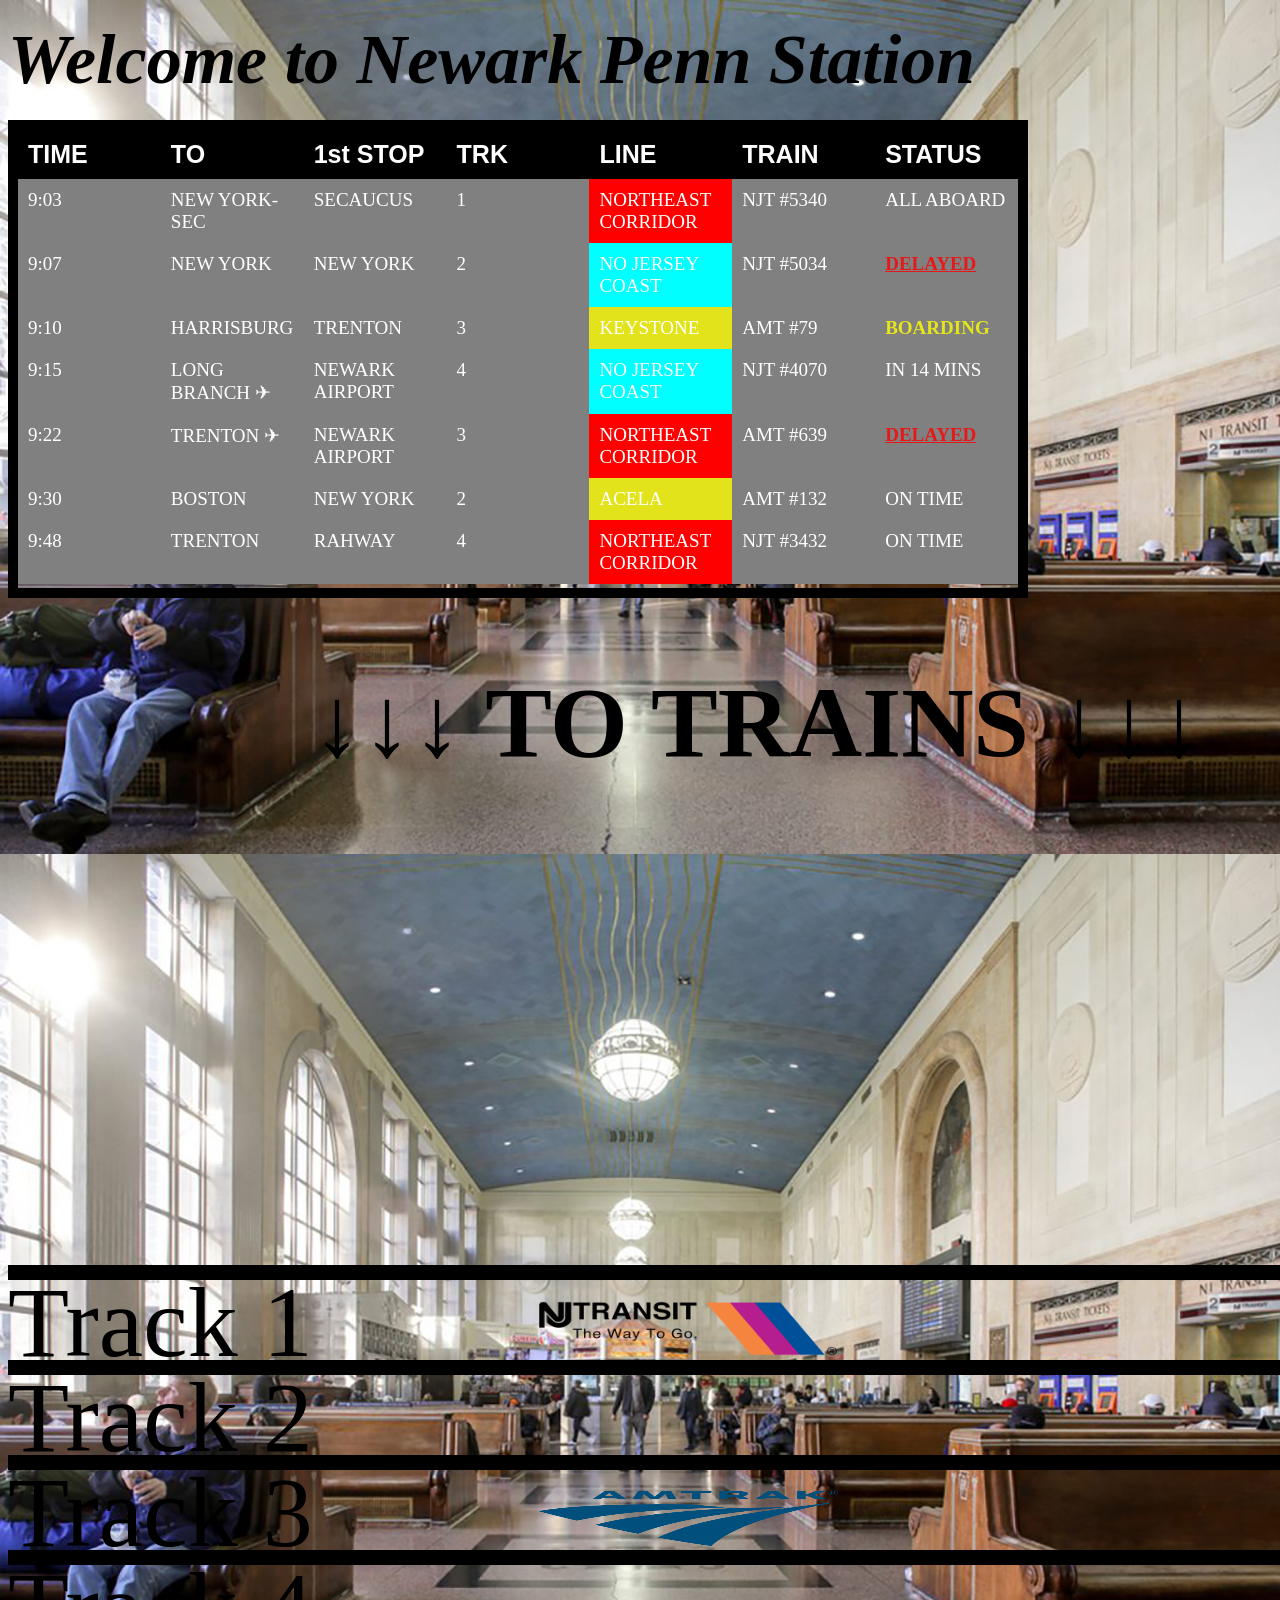
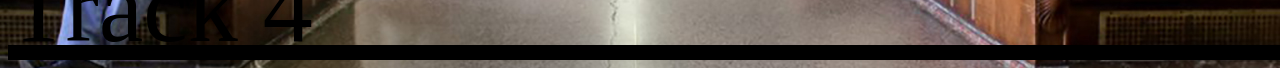
<file: bigwebsite/index.html>
<!DOCTYPE html>
<html lang="en">
<head>
  <meta charset="UTF-8">
  <title>Newark Penn Station</title>
  <meta name="viewport" content="width=device-width,initial-scale=1">
  <link rel="stylesheet" href="css/style.css">
</head>
<body>
    <h1 id="heading">Welcome to Newark Penn Station</h1>

     <div id="departure-screen">
        <div class="departures">
            <div class="cell">TIME</div>
            <div class="cell">TO</div>
            <div class="cell">1st STOP</div>
            <div class="cell">TRK</div>
            <div class="cell">LINE</div>
            <div class="cell">TRAIN</div>
            <div class="cell">STATUS</div>
        </div>

        <div class="row">
            <div class="cell">9:03</div>
            <div class="cell">NEW YORK-SEC</div>
            <div class="cell">SECAUCUS</div>
            <div class="cell">1</div>
            <div class="cell nec">NORTHEAST CORRIDOR</div>
            <div class="cell">NJT #5340</div>
            <div class="cell">ALL ABOARD</div>
        </div>

        <div class="row">
            <div class="cell">9:07</div>
            <div class="cell">NEW YORK</div>
            <div class="cell">NEW YORK</div>
            <div class="cell">2</div>
            <div class="cell njcl">NO JERSEY COAST</div>
            <div class="cell">NJT #5034</div>
            <div class="cell delayed">DELAYED</div>
        </div>

        <div class="row">
            <div class="cell">9:10</div>
            <div class="cell">HARRISBURG</div>
            <div class="cell">TRENTON</div>
            <div class="cell">3</div>
            <div class="cell amt">KEYSTONE</div>
            <div class="cell">AMT #79</div>
            <div class="cell boarding">BOARDING</div>
        </div>

        <div class="row">
            <div class="cell">9:15</div>
            <div class="cell">LONG BRANCH ✈︎</div>
            <div class="cell">NEWARK AIRPORT</div>
            <div class="cell">4</div>
            <div class="cell njcl">NO JERSEY COAST</div>
            <div class="cell">NJT #4070</div>
            <div class="cell">IN 14 MINS</div>
        </div>

        <div class="row">
            <div class="cell">9:22</div>
            <div class="cell">TRENTON ✈︎</div>
            <div class="cell">NEWARK AIRPORT</div>
            <div class="cell">3</div>
            <div class="cell nec">NORTHEAST CORRIDOR</div>
            <div class="cell">AMT #639</div>
            <div class="cell delayed">DELAYED</div>
        </div>

        <div class="row">
            <div class="cell">9:30</div>
            <div class="cell">BOSTON</div>
            <div class="cell">NEW YORK</div>
            <div class="cell">2</div>
            <div class="cell amt">ACELA</div>
            <div class="cell">AMT #132</div>
            <div class="cell">ON TIME</div>
        </div>

         <div class="row">
            <div class="cell">9:48</div>
            <div class="cell">TRENTON</div>
            <div class="cell">RAHWAY</div>
            <div class="cell">4</div>
            <div class="cell nec">NORTHEAST CORRIDOR</div>
            <div class="cell">NJT #3432</div>
            <div class="cell">ON TIME</div>
        </div>
  </div>
    <div id="toTrains">
        <h1>↓↓↓&nbsp;TO TRAINS&nbsp;↓↓↓</h1>
    </div>
    <div id="train-tracks">
        <div class="track"><span class="track-label">Track 1
            <img src="image.png" alt="NJT Logo" class="train-icon"/>
        </span></div>
        <div class="track"><span class="track-label">Track 2</span></div>
        <div class="track"><span class="track-label">Track 3
            <img src="image2.png" alt="Amtrak Logo" class="train-icon"/>
        </span></div>
        <div class="track"><span class="track-label">Track 4</span></div>
        <div class="track"></div>
    </div>
</body>
</html>
</file>
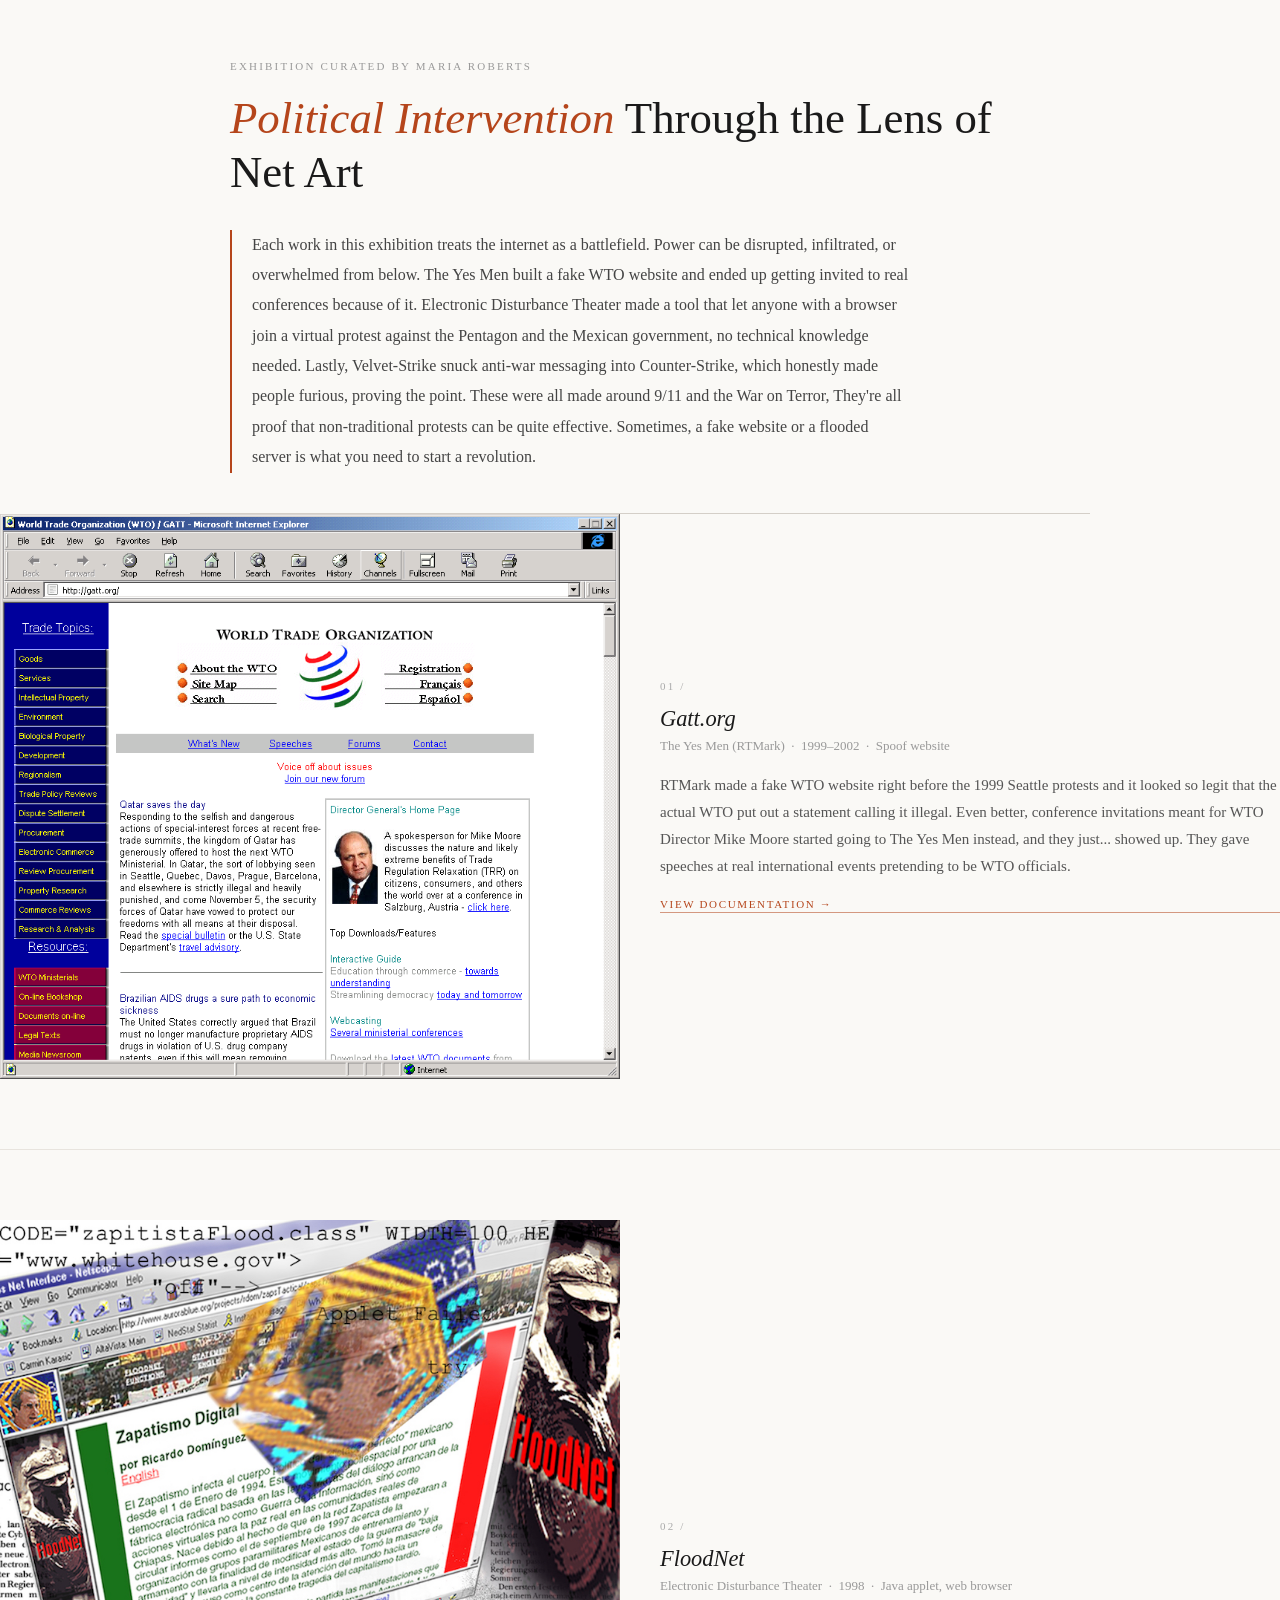
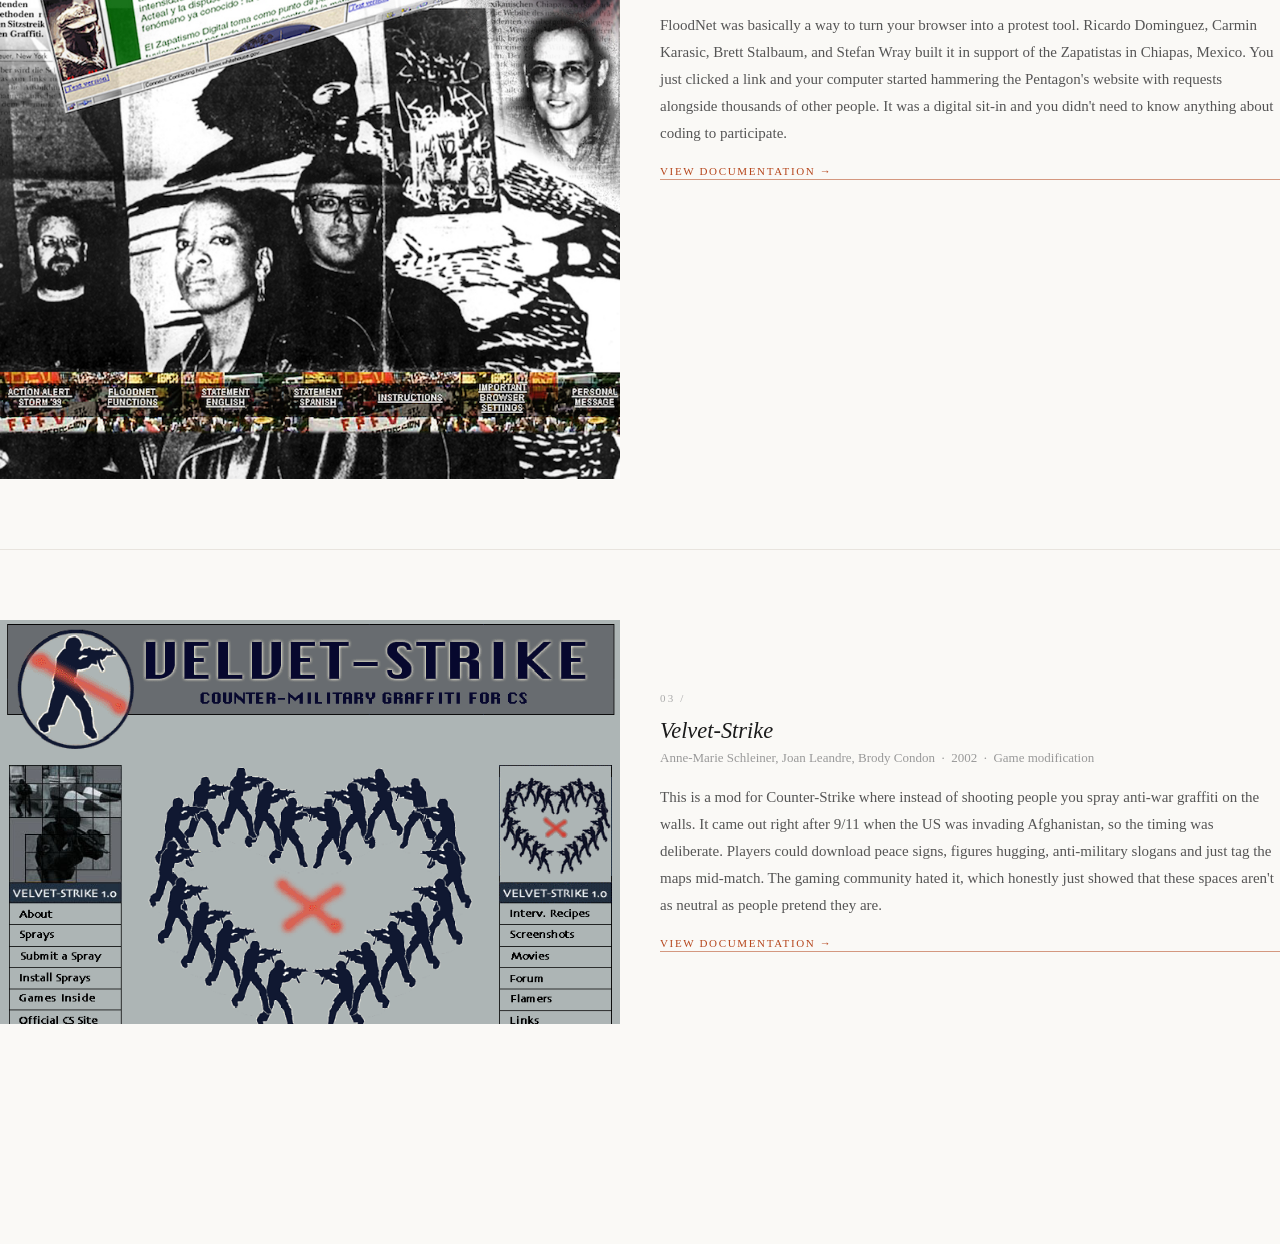
<file: exhibition/index.html>
<!DOCTYPE html>
<html lang="en">
<head>
    <meta charset="UTF-8">
    <meta name="viewport" content="width=device-width, initial-scale=1.0">
    <title>Political Intervention Through the Lens of Net Art</title>
    <link rel="stylesheet" href="css/style.css">
</head>
<body>

    <header>
    <p class="curated-by">Exhibition curated by Maria Roberts</p>
    <h1><span class="accent">Political Intervention</span> Through the Lens of Net Art</h1>
    <p class="curatorial-text">Each work in this exhibition treats the internet as a battlefield. Power can be disrupted, infiltrated, or overwhelmed from below. The Yes Men built a fake WTO website and ended up getting invited to real conferences because of it. Electronic Disturbance Theater made a tool that let anyone with a browser join a virtual protest against the Pentagon and the Mexican government, no technical knowledge needed. Lastly, Velvet-Strike snuck anti-war messaging into Counter-Strike, which honestly made people furious, proving the point. These were all made around 9/11 and the War on Terror, They're all proof that non-traditional protests can be quite effective. Sometimes, a fake website or a flooded server is what you need to start a revolution.</p>
    </header>

    <!-- Artwork 1 -->
    <div class="artwork">
        <img src="img/gatt.png" alt="Gatt.org by The Yes Men">
        <div class="artwork-info">
            <p class="artwork-number">01 /</p>
            <h2>Gatt.org</h2>
            <p class="artwork-meta">The Yes Men (RTMark) &nbsp;&middot;&nbsp; 1999–2002 &nbsp;&middot;&nbsp; Spoof website</p>
            <p class="artwork-description"> RTMark made a fake WTO website right before the 1999 Seattle protests and it looked so legit that the actual WTO put out a statement calling it illegal. Even better, conference invitations meant for WTO Director Mike Moore started going to The Yes Men instead, and they just... showed up. They gave speeches at real international events pretending to be WTO officials.</p>
            <a href="https://anthology.rhizome.org/gatt-org" target="_blank">View documentation &rarr;</a>
        </div>
    </div>

    <!-- Artwork 2 -->
    <div class="artwork">
        <img src="img/floodnet.jpg" alt="FloodNet by Electronic Disturbance Theater">
        <div class="artwork-info">
        <p class="artwork-number">02 /</p>
        <h2>FloodNet</h2>
        <p class="artwork-meta">Electronic Disturbance Theater &nbsp;&middot;&nbsp; 1998 &nbsp;&middot;&nbsp; Java applet, web browser</p>
        <p class="artwork-description">FloodNet was basically a way to turn your browser into a protest tool. Ricardo Dominguez, Carmin Karasic, Brett Stalbaum, and Stefan Wray built it in support of the Zapatistas in Chiapas, Mexico. You just clicked a link and your computer started hammering the Pentagon's website with requests alongside thousands of other people. It was a digital sit-in and you didn't need to know anything about coding to participate.</p>
        <a href="https://anthology.rhizome.org/floodnet" target="_blank">View documentation &rarr;</a>
        </div>
    </div>

    <!-- Artwork 3 -->
    <div class="artwork">
    <img src="img/velvetstrike.png" alt="Velvet-Strike by Anne-Marie Schleiner, Joan Leandre, Brody Condon">
        <div class="artwork-info">
        <p class="artwork-number">03 /</p>
        <h2>Velvet-Strike</h2>
        <p class="artwork-meta">Anne-Marie Schleiner, Joan Leandre, Brody Condon &nbsp;&middot;&nbsp; 2002 &nbsp;&middot;&nbsp; Game modification</p>
        <p class="artwork-description">This is a mod for Counter-Strike where instead of shooting people you spray anti-war graffiti on the walls. It came out right after 9/11 when the US was invading Afghanistan, so the timing was deliberate. Players could download peace signs, figures hugging, anti-military slogans and just tag the maps mid-match. The gaming community hated it, which honestly just showed that these spaces aren't as neutral as people pretend they are.</p>
        <a href="https://anthology.rhizome.org/velvet-strike" target="_blank">View documentation &rarr;</a>
    </div>
    </div>
</body>
</html>
</file>
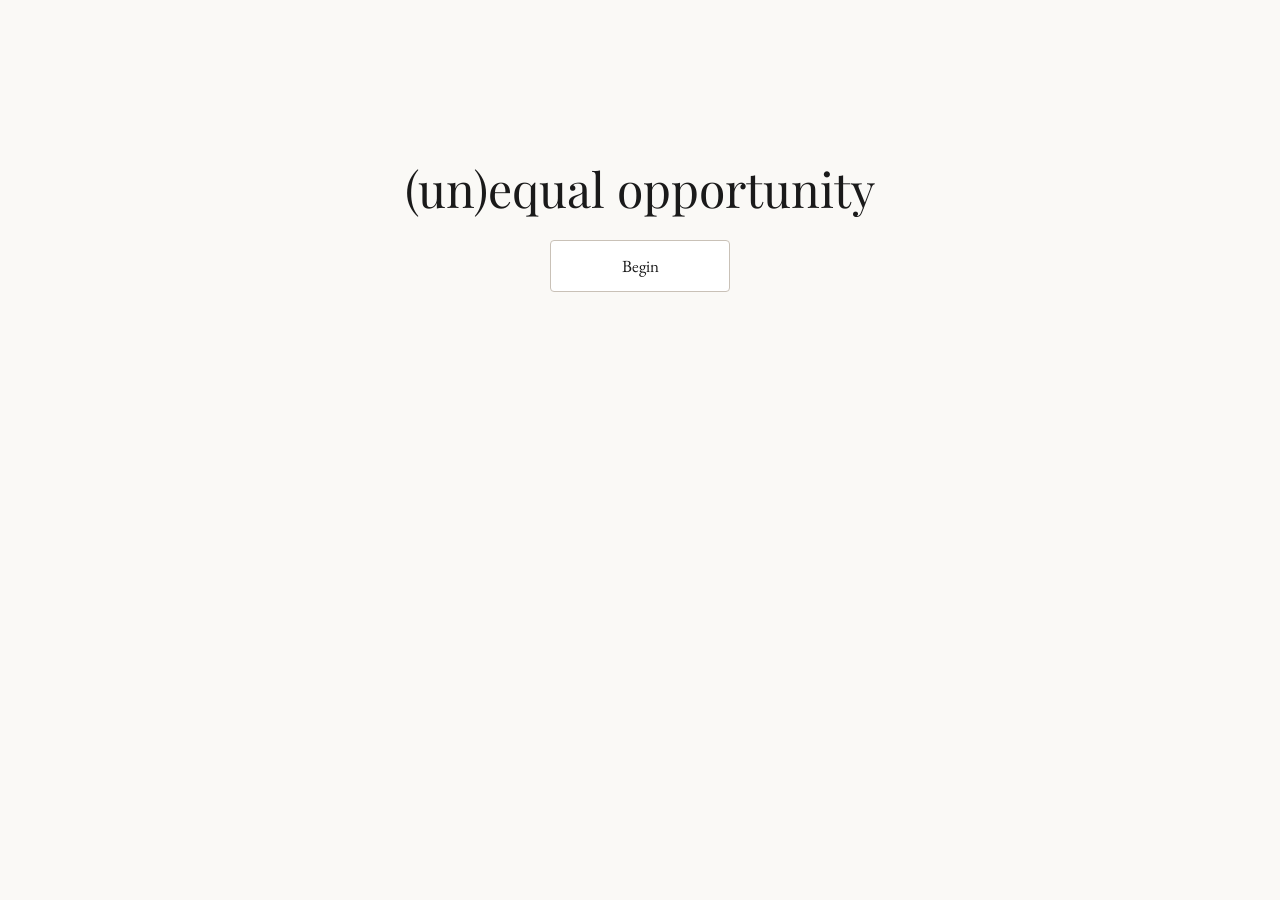
<file: hypertext/index.html>
<!DOCTYPE html>
<html lang="en">
<head>
  <meta charset="UTF-8">
  <meta name="viewport" content="width=device-width, initial-scale=1.0">
  <title>(un)equal opportunity</title>

  <link rel="preconnect" href="https://fonts.googleapis.com">
  <link rel="preconnect" href="https://fonts.gstatic.com" crossorigin>
  <link href="https://fonts.googleapis.com/css2?family=EB+Garamond:wght@400;500&family=Playfair+Display:wght@400;500&display=swap" rel="stylesheet">
  <link rel="stylesheet" href="style.css">
</head>

<body>
  <main>
    <section id="intro">
      <h1>(un)equal opportunity</h1>

      <button id="start-button" type="button">Begin</button>
    </section>

    <header id="top-section" hidden>
      <h1>(un)equal opportunity</h1>

      <div id="status-bar">
        <span>Resources:</span>
        <span id="resources">Unknown</span>
      </div>

      <div
        id="progress-container"
        role="progressbar"
        aria-label="Story progress"
        aria-valuemin="0"
        aria-valuemax="100"
        aria-valuenow="0"
      >
        <div id="progress"></div>
      </div>
    </header>

    <section id="story"></section>
  </main>

  <script src="script.js"></script>
</body>
</html>
</file>
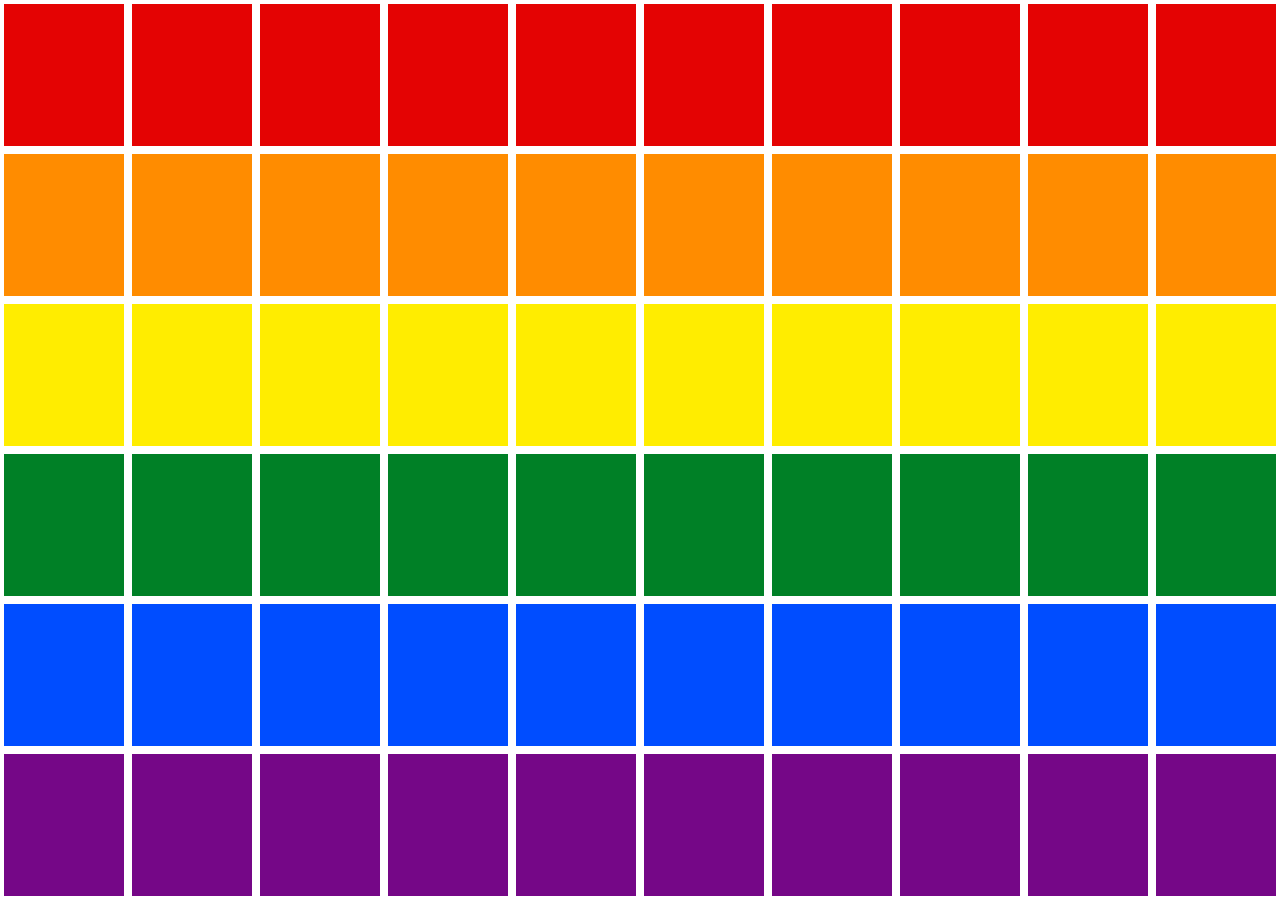
<file: quilt/index.html>
<!DOCTYPE html>
<html lang="en">
<head>
  <meta charset="UTF-8">
  <title>Pride Quilt</title>
  <link rel="stylesheet" href="css/style.css">
</head>
<body>

<div class="grid">

  <div class="red"></div><div class="red"></div><div class="red"></div><div class="red"></div><div class="red"></div>
  <div class="red"></div><div class="red"></div><div class="red"></div><div class="red"></div><div class="red"></div>

  <div class="orange"></div><div class="orange"></div><div class="orange"></div><div class="orange"></div><div class="orange"></div>
  <div class="orange"></div><div class="orange"></div><div class="orange"></div><div class="orange"></div><div class="orange"></div>

  <div class="yellow"></div><div class="yellow"></div><div class="yellow"></div><div class="yellow"></div><div class="yellow"></div>
  <div class="yellow"></div><div class="yellow"></div><div class="yellow"></div><div class="yellow"></div><div class="yellow"></div>

  <div class="green"></div><div class="green"></div><div class="green"></div><div class="green"></div><div class="green"></div>
  <div class="green"></div><div class="green"></div><div class="green"></div><div class="green"></div><div class="green"></div>

  <div class="blue"></div><div class="blue"></div><div class="blue"></div><div class="blue"></div><div class="blue"></div>
  <div class="blue"></div><div class="blue"></div><div class="blue"></div><div class="blue"></div><div class="blue"></div>

  <div class="purple"></div><div class="purple"></div><div class="purple"></div><div class="purple"></div><div class="purple"></div>
  <div class="purple"></div><div class="purple"></div><div class="purple"></div><div class="purple"></div><div class="purple"></div>

</div>

</body>
</html>
</file>
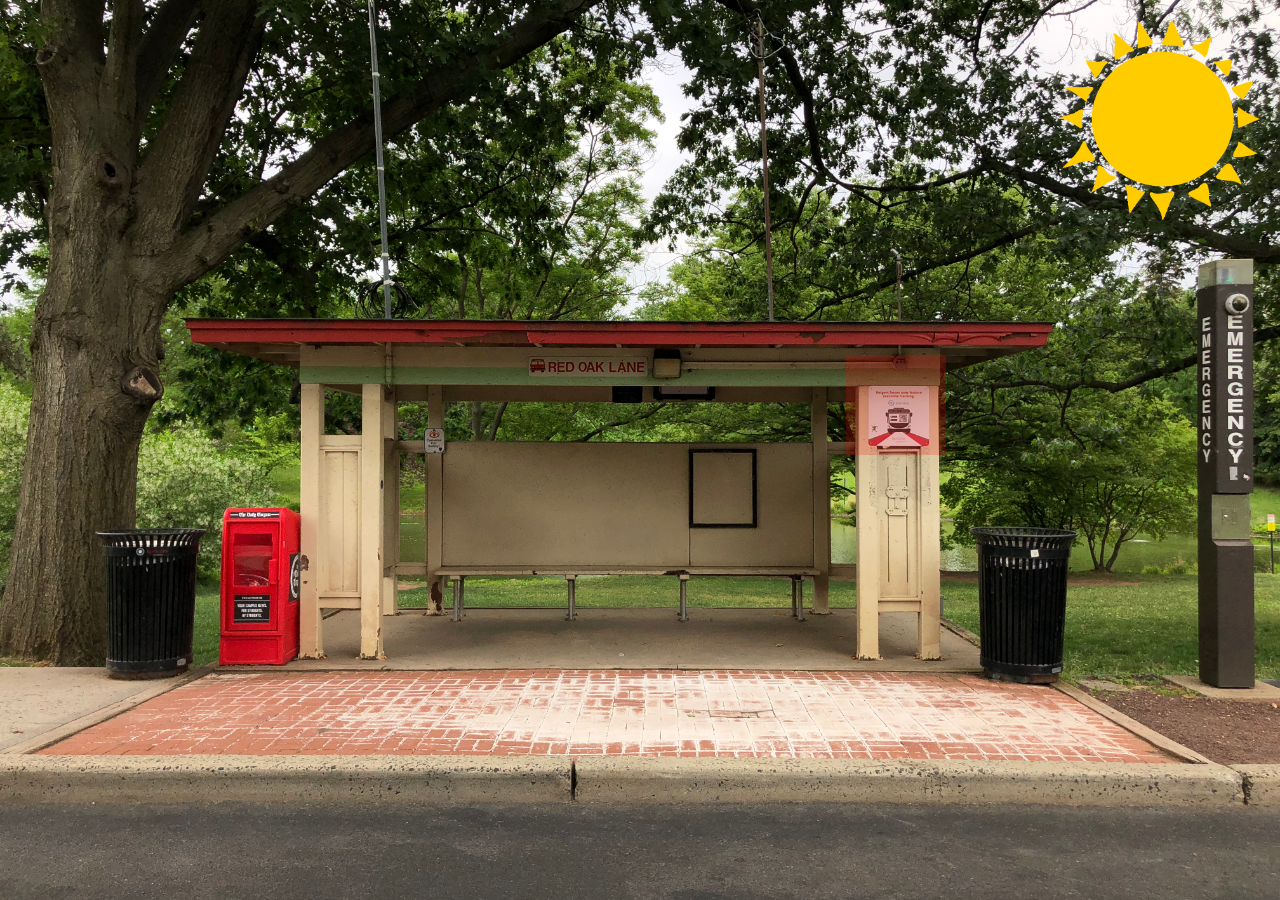
<file: screensaver/index.html>
<!DOCTYPE html>
<html lang="en">
<head>
    <meta charset="UTF-8">
    <title>Rutgers Bus Stop</title>
    <link rel="stylesheet" href="css/style.css">
</head>
<body>

    <img src="sun.png" class="sun" alt="Sun">
    <div class="student"></div>
    <img src="bus.png" class="bus" alt="Bus">

</body>
</html>
</file>
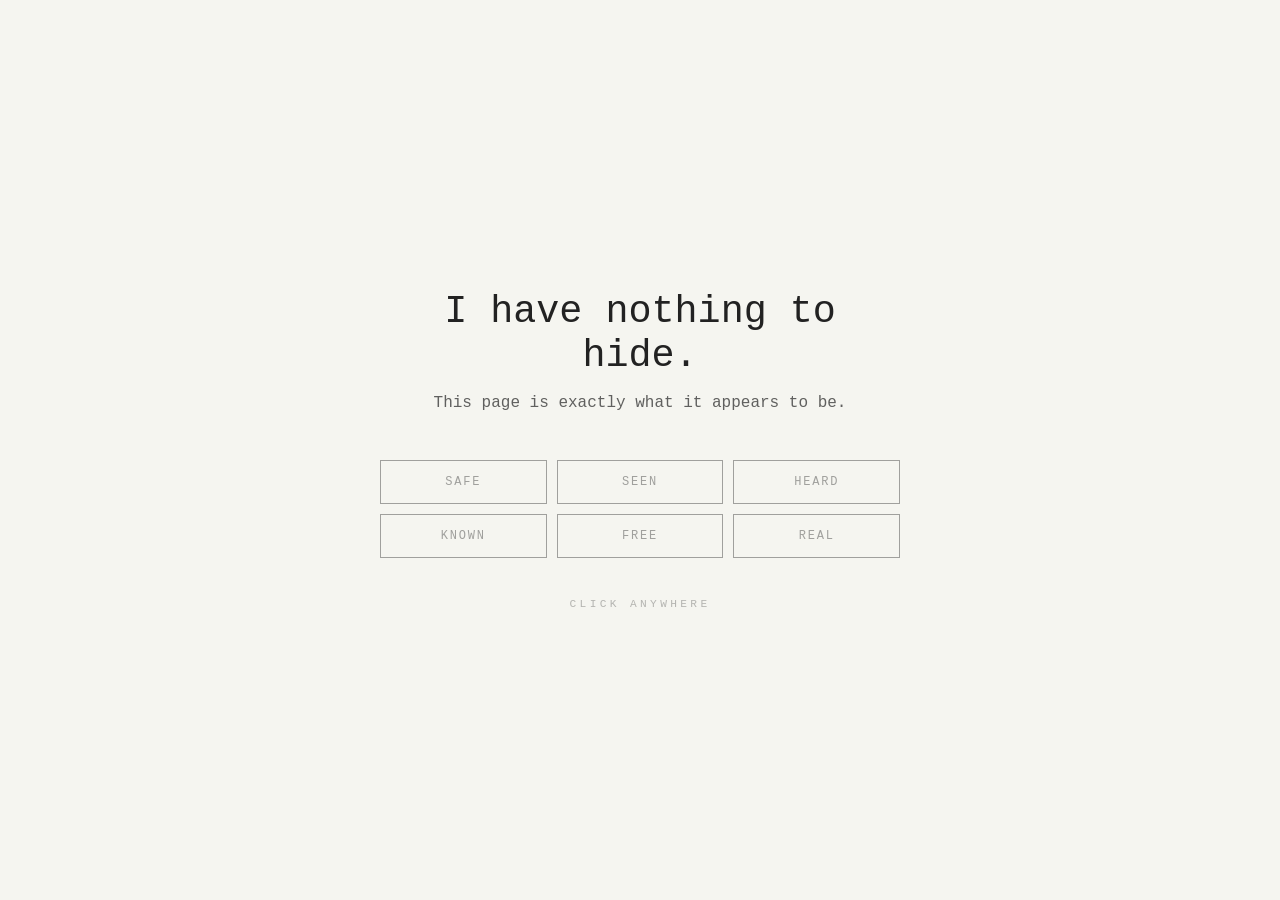
<file: transformation/index.html>
<!DOCTYPE html>
<html lang="en">
<head>
    <meta charset="UTF-8">
    <meta name="viewport" content="width=device-width, initial-scale=1.0">
    <title>Transformation</title>
    <link rel="stylesheet" href="css/style.css">
</head>
<body>
    <div id="container" class="mode-honest">
        <div id="content">
            <h1 id="main-text">I have nothing to hide.</h1>
            <p id="sub-text">This page is exactly what it appears to be.</p>
            <div id="grid">
                <div class="box">safe</div>
                <div class="box">seen</div>
                <div class="box">heard</div>
                <div class="box">known</div>
                <div class="box">free</div>
                <div class="box">real</div>
            </div>
            <p id="instruction">click anywhere</p>
        </div>
    </div>

    <script src="js/script.js"></script>
</body>
</html>
</file>
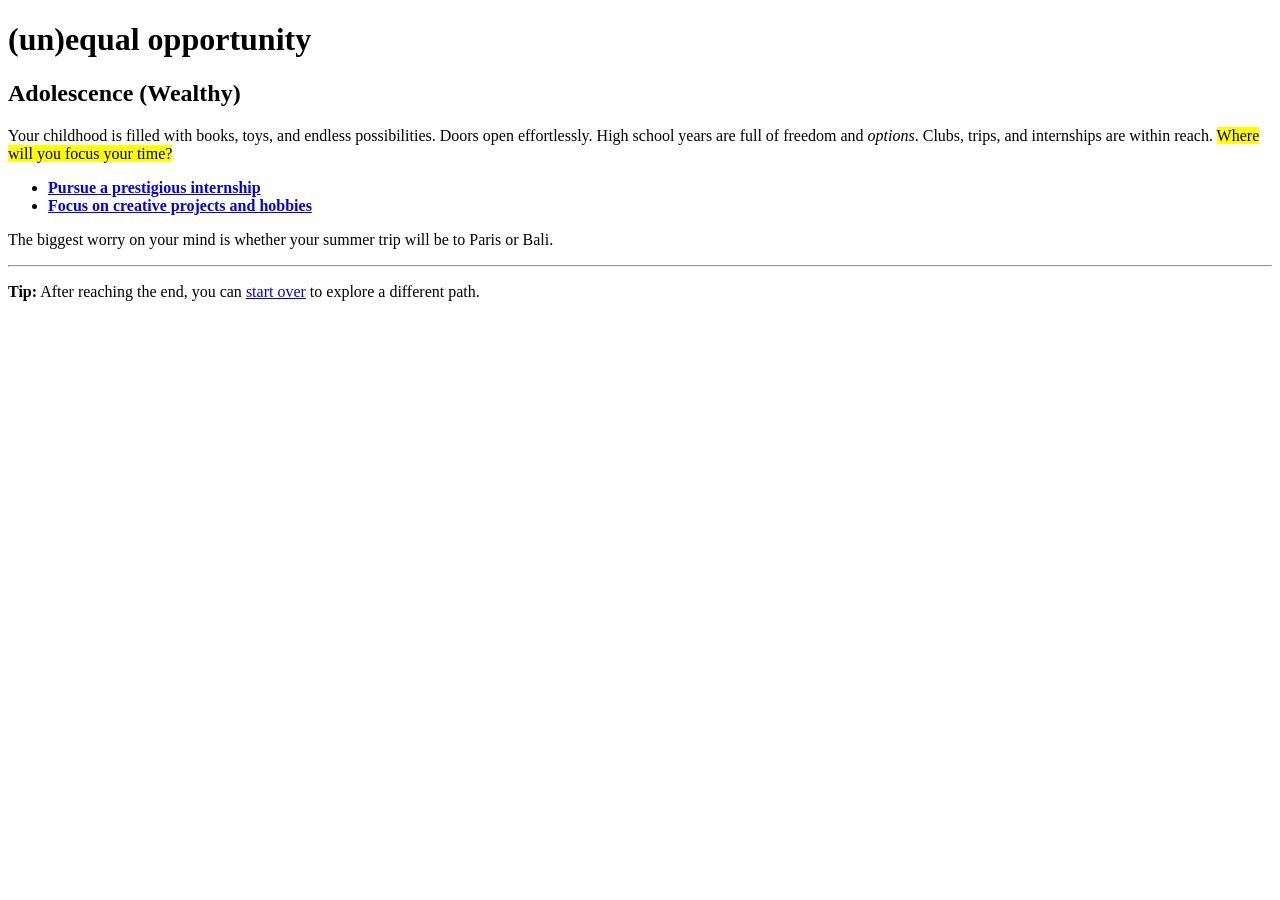
<file: hypertext/page2.html>
<!DOCTYPE html>
<html lang="en">
<head>
  <meta charset="UTF-8">
  <title>(un)equal opportunity</title>
  <meta name="viewport" content="width=device-width,initial-scale=1">
</head>
<body>
  <h1>(un)equal opportunity</h1>

  <h2>Adolescence (Wealthy)</h2>
  
  <p> Your childhood is filled with books, toys, and endless possibilities. Doors open effortlessly. High school years are full of freedom and <em>options</em>. Clubs, trips, and internships are within reach.  
    <mark>Where will you focus your time?</mark>
  </p>

  <ul>
    <li><a href="page4.html"><strong>Pursue a prestigious internship</strong></a></li>
    <li><a href="page4.html"><strong>Focus on creative projects and hobbies</strong></a></li>
  </ul>

  <p>
    The biggest worry on your mind is whether your summer trip will be to Paris or Bali.
  </p>
  
  <hr>

  <p>
    <strong>Tip:</strong> After reaching the end, you can <a href="index.html">start over</a> to explore a different path.
  </p>
</body>
</html>
</file>
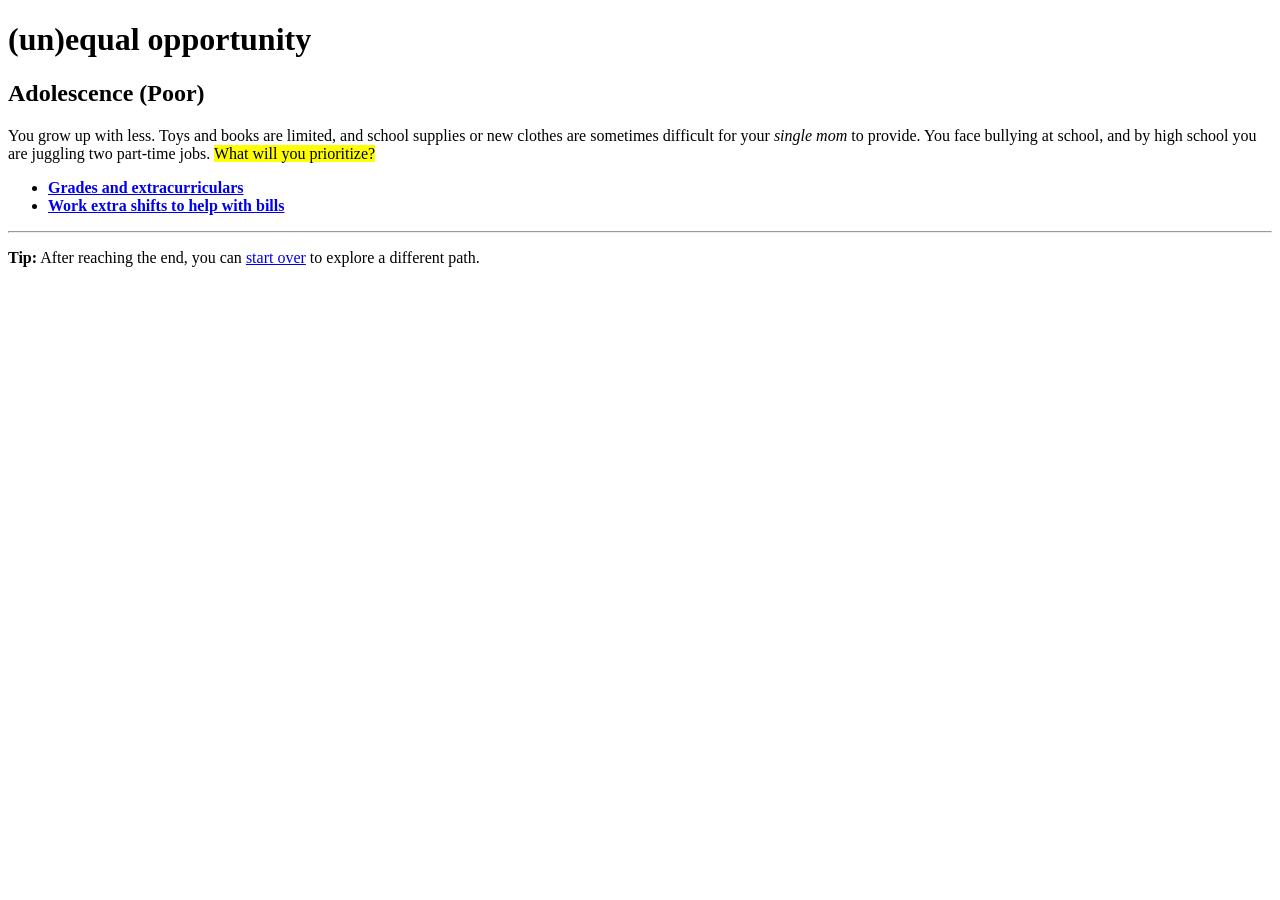
<file: hypertext/page3.html>
<!DOCTYPE html>
<html lang="en">
<head>
  <meta charset="UTF-8">
  <title>(un)equal opportunity</title>
  <meta name="viewport" content="width=device-width,initial-scale=1">
</head>
<body>
  <h1>(un)equal opportunity</h1>

  <h2>Adolescence (Poor)</h2>

  <p>
    You grow up with less. Toys and books are limited, and school supplies or new clothes are sometimes difficult for your <em>single mom</em> to provide. You face bullying at school, and by high school you are juggling two part-time jobs.
    <mark>What will you prioritize?</mark>
  </p>

  <ul>
    <li><a href="page6.html"><strong>Grades and extracurriculars</strong></a></li>
    <li><a href="page5.html"><strong>Work extra shifts to help with bills</strong></a></li>
  </ul>

  <hr>

  <p>
    <strong>Tip:</strong> After reaching the end, you can <a href="index.html">start over</a> to explore a different path.
  </p>
</body>
</html>
</file>
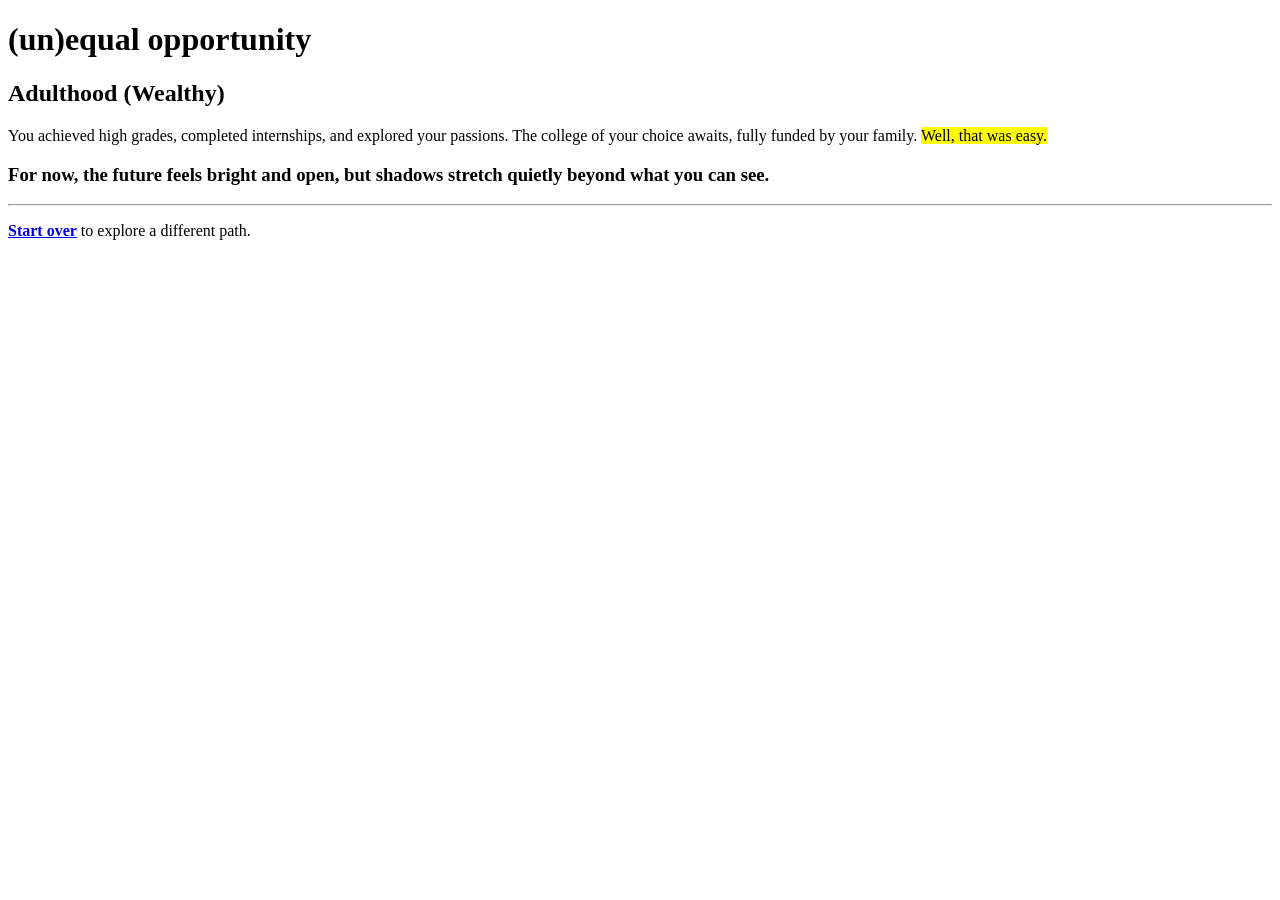
<file: hypertext/page4.html>
<!DOCTYPE html>
<html lang="en">
<head>
  <meta charset="UTF-8">
  <title>(un)equal opportunity</title>
  <meta name="viewport" content="width=device-width,initial-scale=1">
</head>
<body>
  <h1>(un)equal opportunity</h1>

  <h2>Adulthood (Wealthy)</h2>
  
  <p>You achieved high grades, completed internships, and explored your passions. The college of your choice awaits, fully funded by your family.  
    <mark>Well, that was easy.</mark>
  </p>


  <h3>For now, the future feels bright and open, but shadows stretch quietly beyond what you can see.</h3>

  <hr>

  <p>
    <strong><a href="index.html">Start over</a></strong> to explore a different path.
  </p>
</body>
</html>
</file>
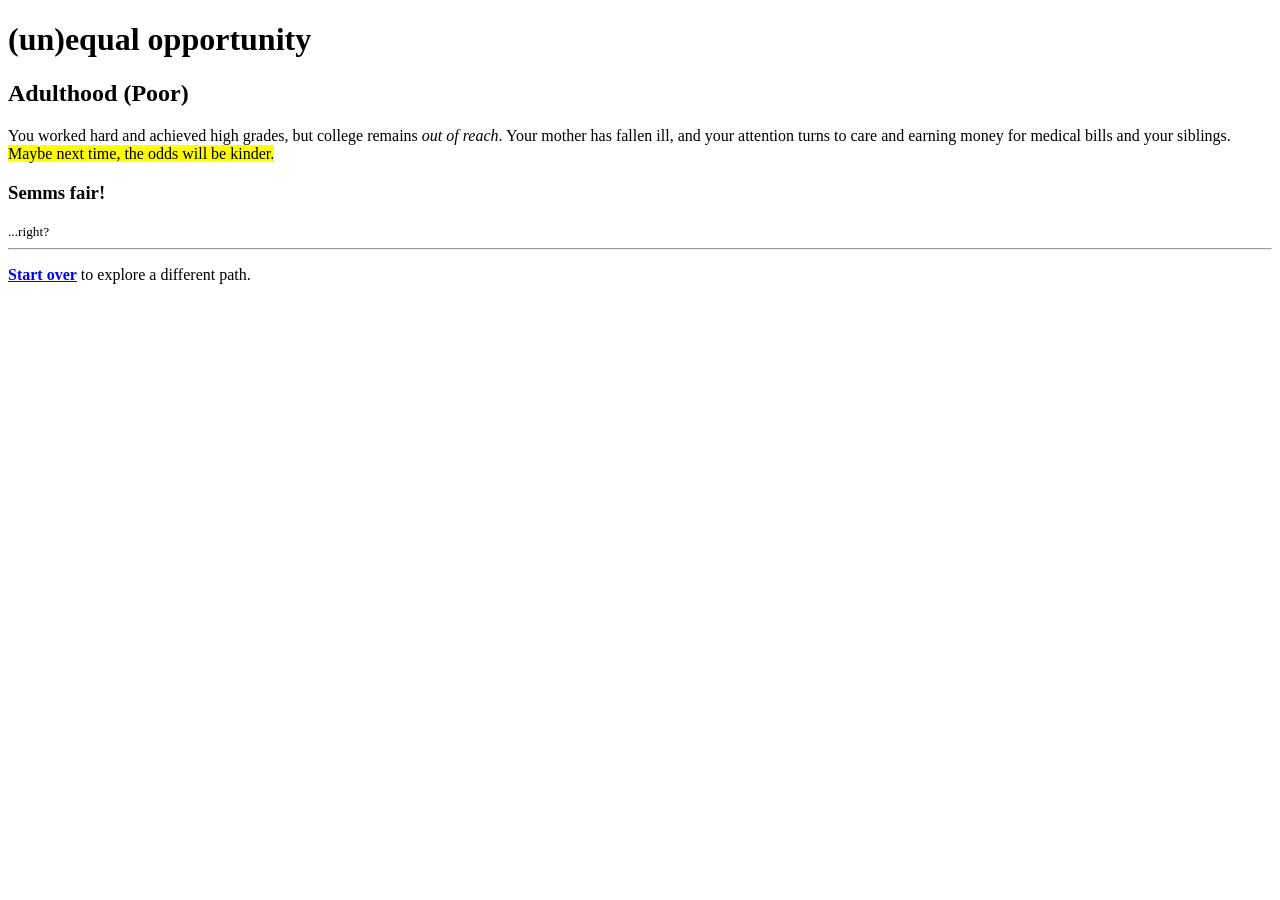
<file: hypertext/page6.html>
<!DOCTYPE html>
<html lang="en">
<head>
  <meta charset="UTF-8">
  <title>(un)equal opportunity</title>
  <meta name="viewport" content="width=device-width,initial-scale=1">
</head>
<body>
  <h1>(un)equal opportunity</h1>

  <h2>Adulthood (Poor)</h2>

  <p>
    You worked hard and achieved high grades, but college remains <em>out of reach</em>. Your mother has fallen ill, and your attention turns to care and earning money for medical bills and your siblings.  
    <mark>Maybe next time, the odds will be kinder.</mark>
  </p>

  <h3>Semms fair!</h3>
  
  <small>...right?</small>

  <hr>

  <p>
    <strong><a href="index.html">Start over</a></strong> to explore a different path.
  </p>
</body>
</html>
</file>
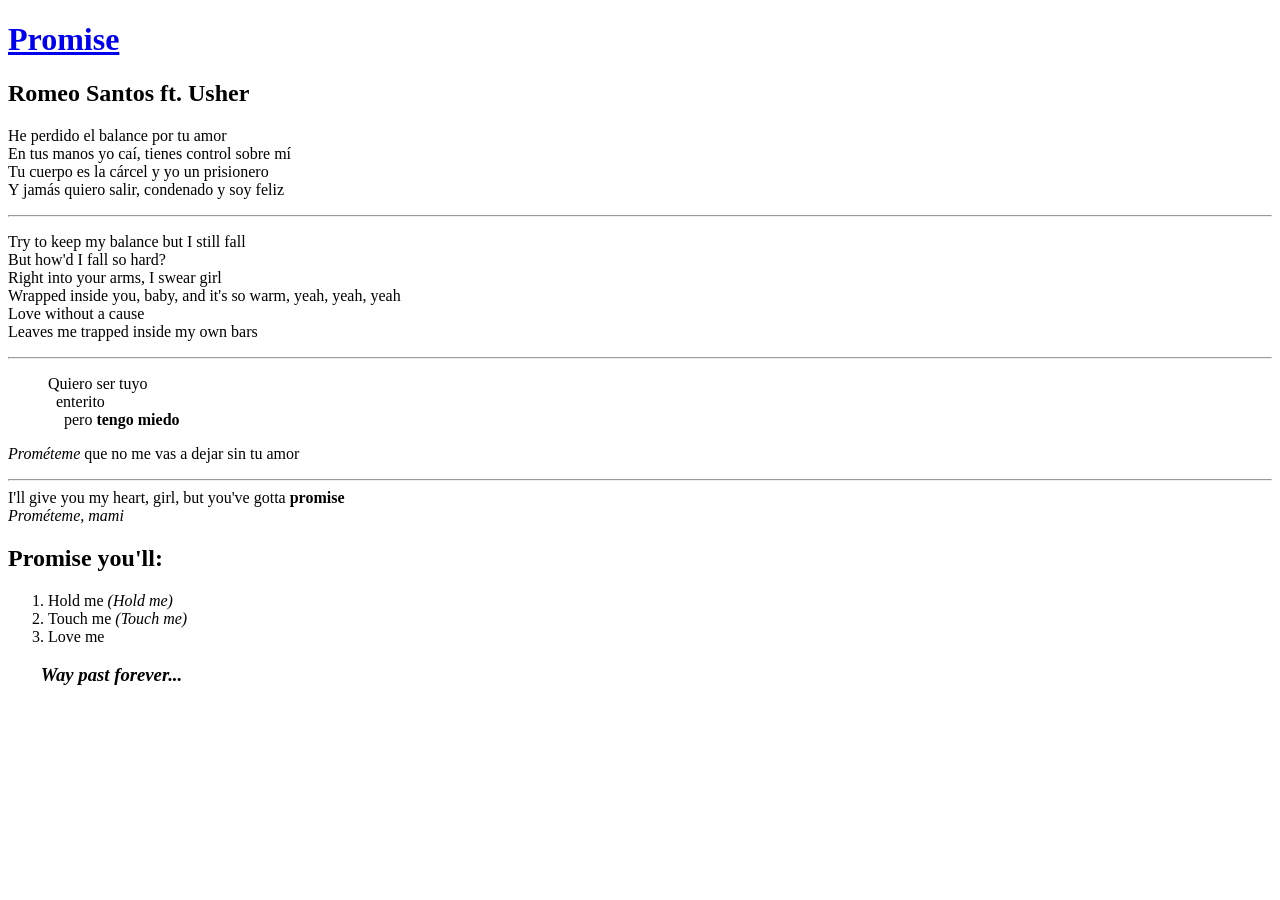
<file: poem/poem.html>
<!DOCTYPE html>
<html>
<head>
    <meta charset="UTF-8" />
    <title>Promise</title>  
    <meta name="viewport" content="width=device-width,initial-scale=1">     
</head>
<body>
    <h1><a href="https://www.youtube.com/watch?v=Y3XyWhrZnqE" target=”blank”>Promise</a></h1>
    <h2>Romeo Santos ft. Usher</h2>
    <p>He perdido el balance por tu amor<br>
    En tus manos yo caí, tienes control sobre mí<br>
    Tu cuerpo es la cárcel y yo un prisionero<br>
    Y jamás quiero salir, condenado y soy feliz</p>

<hr>

<p>Try to keep my balance but I still fall<br>
    But how'd I fall so hard?<br>
    Right into your arms, I swear girl<br>
    Wrapped inside you, baby, and it's so warm, yeah, yeah, yeah<br>
    Love without a cause<br>
    Leaves me trapped inside my own bars
</p>

<hr>

<ul style="list-style: none;">
    <li>Quiero ser tuyo</li>
    <li>&nbsp;&nbsp;enterito</li> 
    <li>&nbsp;&nbsp;&nbsp;&nbsp;pero <b>tengo miedo</b></li>
</ul>

<p><i>Prométeme</i> que no me vas a dejar sin tu amor</p>

<hr>

I'll give you my heart, girl, but you've gotta <b>promise</b><br>
<i>Prométeme, mami</i><br>

<h2>Promise you'll:</h2>

<ol>
    <li>Hold me <i>(Hold me)</i></li>
    <li>Touch me <i>(Touch me)</i></li>
    <li>Love me</li>    
</ol>

<h3>&nbsp;&nbsp;&nbsp;&nbsp;&nbsp;&nbsp;&nbsp;<em>Way past forever...</em></h3>
</body>
</html>
</file>
<file: bigwebsite/css/style.css>
body {
    background-image: url('background.jpg');
}
#heading {
    font-style: italic;
    font-size: 70px;
    margin: 20px;
    margin-left: 0px;
}

#departure-screen {
    width: 1000px;         
    height: 458px;      
    color: white;
    border: 10px solid #000;
}

#toTrains {
    width: 1500px;
    height: 300px;
    font-size: 50px;
    text-align: center;
}

.departures{
    font-family: Arial, sans-serif;
    display: flex;
    font-weight: bold;
    background-color: #000;
    font-size: 25px;
}

.row {
    display: flex;
    font-size: 19px;
    background-color: grey;
}

.cell {
    width: 200px;
    padding: 10px;
    text-align: left;
}

.nec {
    background-color: red;        
}

.njcl {
    background-color: aqua;
}

.amt {
    background-color: rgba(255, 255, 0, 0.781);
}

.delayed {
    color: red;
    font-weight: bold;
    opacity: 0.8;
    text-decoration: underline;
}

.boarding {
    color: yellow;
    font-weight: bold;
    opacity: 0.8;
}

#train-tracks {
    margin-top: 300px;
    display: flex;
    flex-direction: column;
    gap: 80px;             
}

.track {
    height: 15px;            
    background-color: black;
    width: 4000px     
}

.track-label {
    font-size: 100px;
}

.train-icon {
    margin-left: 200px;
    width: 300px;   
    height: 55px;
}
</file>
<file: exhibition/css/style.css>
* {
  margin: 0;
  padding: 0;
  box-sizing: border-box;
  }

  body {
  background-color: #faf9f6;
  color: #1a1a1a;
  font-family: 'EB Garamond', serif;
  padding-bottom: 80px;
  }

  header {
  max-width: 900px;
  margin: 0 auto;
  padding: 60px 40px 40px;
  border-bottom: 1px solid #d4cfc8;
  }

  .curated-by {
  font-size: 11px;
  letter-spacing: 0.2em;
  text-transform: uppercase;
  color: #999;
  margin-bottom: 20px;
  font-family: 'EB Garamond', serif;
  }

  h1 {
  font-family: 'Playfair Display', serif;
  font-size: 2.8rem;
  font-weight: 400;
  color: #1a1a1a;
  line-height: 1.2;
  margin-bottom: 30px;
  }

  .accent {
  color: #b5451b;
  font-style: italic;
  }

  .curatorial-text {
  font-size: 16px;
  line-height: 1.9;
  color: #444;
  max-width: 680px;
  padding-left: 20px;
  border-left: 2px solid #b5451b;
  }

  main {
  max-width: 900px;
  margin: 0 auto;
  padding: 60px 40px 0;
  }

  .section-label {
  font-size: 11px;
  letter-spacing: 0.3em;
  text-transform: uppercase;
  color: #aaa;
  margin-bottom: 40px;
  }

  .artwork {
  display: grid;
  grid-template-columns: 1fr 1fr;
  gap: 40px;
  margin-bottom: 70px;
  padding-bottom: 70px;
  border-bottom: 1px solid #e8e4de;
  }

  .artwork:last-child {
  border-bottom: none;
  }

  .artwork img {
  width: 100%;
  height: 100%;
  object-fit: cover;
  }

  .artwork-info {
  display: flex;
  flex-direction: column;
  justify-content: center;
  }

  .artwork-number {
  font-size: 11px;
  color: #aaa;
  letter-spacing: 0.2em;
  margin-bottom: 14px;
  }

  h2 {
  font-family: 'Playfair Display', serif;
  font-size: 1.4rem;
  font-weight: 400;
  font-style: italic;
  color: #1a1a1a;
  margin-bottom: 6px;
  }

  .artwork-meta {
  font-size: 13px;
  color: #999;
  margin-bottom: 18px;
  }

  .artwork-description {
  font-size: 15px;
  line-height: 1.8;
  color: #555;
  }

  .artwork-info a {
  display: inline-block;
  margin-top: 18px;
  font-size: 11px;
  letter-spacing: 0.15em;
  text-transform: uppercase;
  color: #b5451b;
  text-decoration: none;
  border-bottom: 1px solid #b5451b88;
  padding-bottom: 2px;
  }

  .artwork-info a:hover {
  color: #8a3314;
  }

  footer {
  max-width: 900px;
  margin: 0 auto;
  padding: 40px 40px 0;
  font-size: 12px;
  color: #aaa;
  }

  @media (max-width: 600px) {
  header,
  main,
  footer {
    padding-left: 20px;
    padding-right: 20px;
  }

  .artwork {
    grid-template-columns: 1fr;
  }
  }
</file>
<file: hypertext/style.css>
* {
  margin: 0;
  padding: 0;
  box-sizing: border-box;
}

body {
  font-family: 'EB Garamond', serif;
  background: #faf9f6;
  color: #1a1a1a;
  min-height: 100vh;
  transition: background 0.5s, color 0.5s;
}

main {
  max-width: 900px;
  margin: auto;
  padding: 56px 30px;
}

h1,
h2 {
  font-family: 'Playfair Display', serif;
  font-weight: 400;
}

h1 {
  font-size: 3rem;
  margin-bottom: 20px;
}

h2 {
  margin-bottom: 20px;
}

button {
  width: 100%;
  padding: 14px 16px;
  border: 1px solid #c9c1b7;
  border-radius: 4px;
  background: white;
  color: inherit;
  cursor: pointer;
  font-family: 'EB Garamond', serif;
  font-size: 17px;
  text-align: left;
  transition: border-color 0.2s, transform 0.2s, background 0.2s;
}

button:hover,
button:focus-visible {
  border-color: #b5451b;
  transform: translateX(5px);
}

button:focus-visible {
  outline: 2px solid #b5451b;
  outline-offset: 3px;
}

#intro {
  text-align: center;
  padding-top: 100px;
}

#intro button {
  max-width: 180px;
  text-align: center;
}

#status-bar {
  display: flex;
  justify-content: space-between;
  gap: 20px;
  margin: 20px 0;
  color: #777;
}

#progress-container {
  height: 5px;
  background: #ddd;
  border-radius: 999px;
  margin-bottom: 40px;
  overflow: hidden;
}

#progress {
  height: 100%;
  width: 0%;
  background: #b5451b;
  transition: 0.5s;
}

.story-text {
  max-width: 680px;
  line-height: 1.9;
  font-size: 18px;
  margin-bottom: 25px;
}

.choice-container {
  display: flex;
  flex-direction: column;
  gap: 12px;
  max-width: 520px;
}

.wealthy {
  background: linear-gradient(#faf9f6, #f0ece5);
}

.poor {
  background: linear-gradient(#232323, #111);
  color: white;
}

.poor button {
  background: #222;
  color: white;
  border-color: #555;
}

.poor #status-bar {
  color: #cfcfcf;
}

.poor #progress-container {
  background: #444;
}

.poor button:hover,
.poor button:focus-visible {
  border-color: #d46a3f;
}

.poor button:focus-visible {
  outline-color: #d46a3f;
}

.poor .story-text {
  color: #f0f0f0;
}

@media (max-width: 700px) {
  h1 {
    font-size: 2.2rem;
  }
}
</file>
<file: quilt/css/style.css>
body {
  margin: 0;
}

.grid {
  display: grid;
  grid-template-columns: repeat(10, 1fr);
  grid-template-rows: repeat(6, 1fr);
  width: auto;
  height: 100vh;
}

.grid div {
  border: 4px solid white; 
  box-sizing: border-box;
}

.red    { 
    background: #e40303; 
}
.orange { 
    background: #ff8c00
}
.yellow { 
    background: #ffed00
}
.green  { 
    background: #008026
}
.blue   { 
    background: #004dff
}
.purple { 
    background: #750787
}
</file>
<file: screensaver/css/style.css>
body {
    margin: 0;
    height: 100vh;
    background: url("../redoak.jpg") no-repeat center center/cover;
    overflow: hidden;
}

.student {
    position: absolute;
    width: 100px;
    height: 100px;
    top: 45%;
    left: 70%;
    transform: translate(-50%, -50%);
    background-color: rgba(255, 0, 0, 0.2); 
}

.bus {
    position: absolute;
    bottom: 50px;
    left: -300px;
    width: 700px;
    opacity: 0;
    transition: opacity 0.5s ease;
}

.student:hover ~ .bus {
    opacity: 1;
    animation: drive 5s linear infinite;
}

@keyframes drive {
    0% {
        left: -300px;
    }
    100% {
        left: 100%;
    }
}

.sun {
  position: absolute;
  top: 20px;
  right: 20px;
  width: 200px;
  height: 200px;
  animation: spin 6s linear infinite;
}

@keyframes spin {
  0% {
    transform: rotate(0deg);
  }
  100% {
    transform: rotate(360deg);
  }
}
</file>
<file: transformation/css/style.css>
* {
  margin: 0;
  padding: 0;
  box-sizing: border-box;
}

body {
  font-family: 'Courier New', monospace;
  height: 100vh;
  overflow: hidden;
  cursor: pointer;
}

/* full page container */
#container {
  width: 100%;
  height: 100vh;
  display: flex;
  align-items: center;
  justify-content: center;
  transition: background-color 1.2s ease, color 1.2s ease;
}

#content {
  text-align: center;
  max-width: 600px;
  padding: 40px;
}

h1 {
  font-size: 2.4rem;
  font-weight: normal;
  margin-bottom: 16px;
  transition: all 1.2s ease;
}

#sub-text {
  font-size: 1rem;
  margin-bottom: 48px;
  opacity: 0.7;
}

#grid {
  display: grid;
  grid-template-columns: repeat(3, 1fr);
  gap: 10px;
  margin-bottom: 40px;
}

.box {
  padding: 14px;
  font-size: 0.75rem;
  letter-spacing: 0.15em;
  text-transform: uppercase;
  border: 1px solid currentColor;
  opacity: 0.4;
}

#instruction {
  font-size: 0.7rem;
  letter-spacing: 0.3em;
  text-transform: uppercase;
  opacity: 0.3;
}

.mode-honest {
  background-color: #f5f5f0;
  color: #222;
}

.mode-deceptive {
  background-color: #0a0a0a;
  color: #ff3333;
}

.mode-deceptive h1 {
  color: #ff3333;
}

/* flicker for glitch effect */
.mode-deceptive .box {
  opacity: 1;
  border-color: #ff333355;
  animation: flicker 0.08s infinite;
}

.mode-deceptive #sub-text {
  color: #ff333388;
}

@keyframes flicker {
  0%   { opacity: 1; }
  49%  { opacity: 1; }
  50%  { opacity: 0.6; }
  100% { opacity: 1; }
}
</file>
